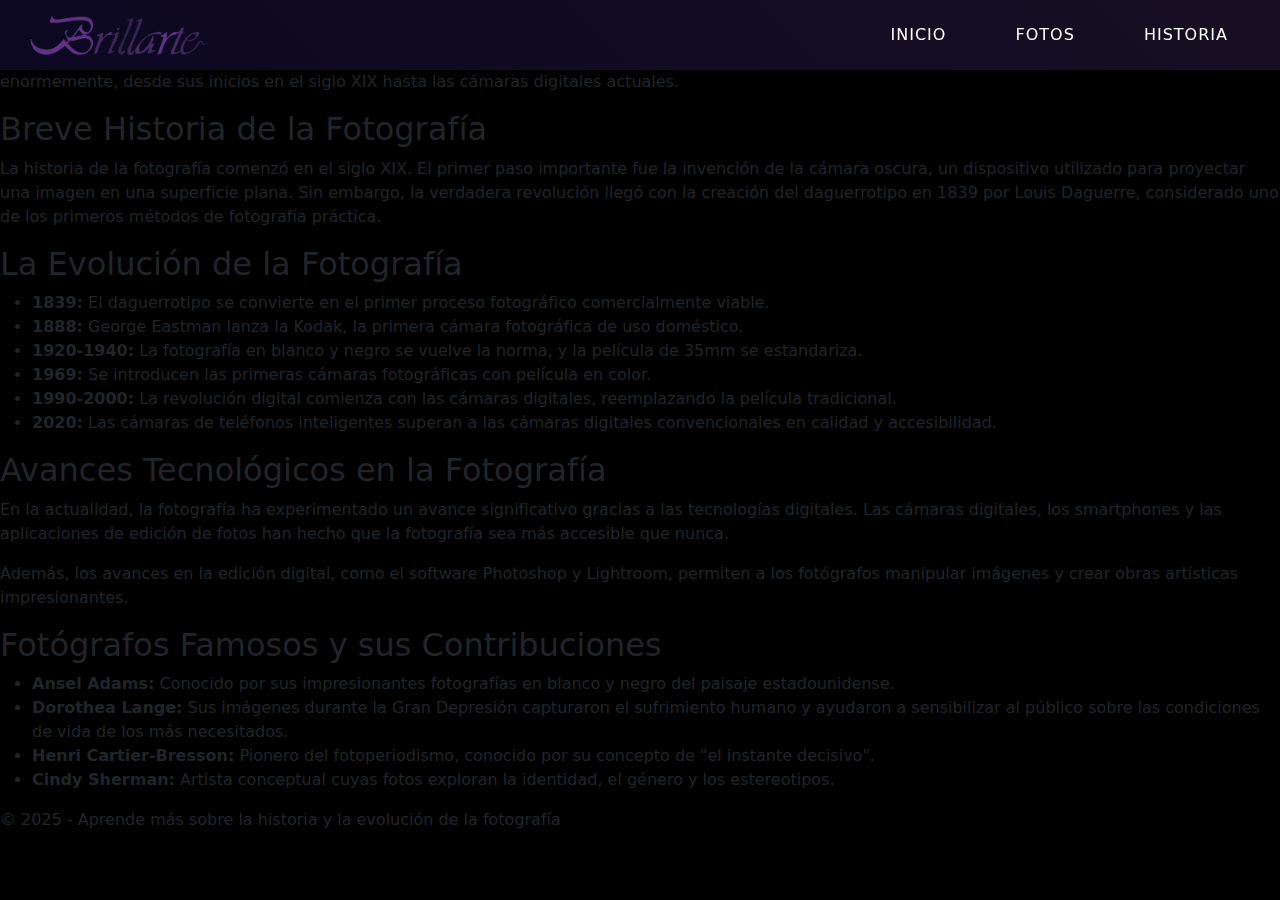
<file: indexcuatro.html>
<!DOCTYPE html>
<html lang="es">
<head>
    <meta charset="UTF-8">
    <meta name="viewport" content="width=device-width, initial-scale=1.0">
    <link rel="stylesheet" href="styles/bootstrap.min.css">
    <link rel="stylesheet" href="styles/estilos.css">
    <link href="https://fonts.googleapis.com/css2?family=Montserrat:wght@400;600;700&display=swap" rel="stylesheet">
    <link href="https://fonts.googleapis.com/css2?family=Triodion&display=swap" rel="stylesheet">
    <link href="https://fonts.googleapis.com/css2?family=Russo+One&display=swap" rel="stylesheet">
    <title>PRODUCTO FINAL</title>
</head>
<body>
    <div class="container-fluid">
        <div class="row">
            <div class="col-12 col-xl-12 col-xxl-12 col-md-12 col-lg-12 col-sm-12">
              <nav class="navbar-container">
                <div class="logo">
                  <a href="#"><img src="imagenes/brillarte.png" alt="" style="width: 20vh;"></a>
                </div>
                <div class="navbar-links">
                  <a href="index.html">Inicio</a>
                  <a href="#fotos">Fotos</a>
                  <a href="#historia">Historia</a>  
              </nav>
            </div>
        </div>
      </div>
      <section class="intro">
        <h2>¿Qué es la Fotografía?</h2>
        <p>
          La fotografía es el arte y la técnica de crear imágenes duraderas mediante la captura de luz en una superficie sensible. A lo largo de los años, ha evolucionado enormemente, desde sus inicios en el siglo XIX hasta las cámaras digitales actuales.
        </p>
      </section>
    
      <section class="history">
        <h2 id="historia">Breve Historia de la Fotografía</h2>
        <p>
          La historia de la fotografía comenzó en el siglo XIX. El primer paso importante fue la invención de la cámara oscura, un dispositivo utilizado para proyectar una imagen en una superficie plana. Sin embargo, la verdadera revolución llegó con la creación del daguerrotipo en 1839 por Louis Daguerre, considerado uno de los primeros métodos de fotografía práctica.
        </p>
      </section>
    
      <section class="evolution">
        <h2>La Evolución de la Fotografía</h2>
        <ul>
          <li><strong>1839:</strong> El daguerrotipo se convierte en el primer proceso fotográfico comercialmente viable.</li>
          <li><strong>1888:</strong> George Eastman lanza la Kodak, la primera cámara fotográfica de uso doméstico.</li>
          <li><strong>1920-1940:</strong> La fotografía en blanco y negro se vuelve la norma, y la película de 35mm se estandariza.</li>
          <li><strong>1969:</strong> Se introducen las primeras cámaras fotográficas con película en color.</li>
          <li><strong>1990-2000:</strong> La revolución digital comienza con las cámaras digitales, reemplazando la película tradicional.</li>
          <li><strong>2020:</strong> Las cámaras de teléfonos inteligentes superan a las cámaras digitales convencionales en calidad y accesibilidad.</li>
        </ul>
      </section>
    
      <section class="technological-advances">
        <h2>Avances Tecnológicos en la Fotografía</h2>
        <p>
          En la actualidad, la fotografía ha experimentado un avance significativo gracias a las tecnologías digitales. Las cámaras digitales, los smartphones y las aplicaciones de edición de fotos han hecho que la fotografía sea más accesible que nunca.
        </p>
        <p>
          Además, los avances en la edición digital, como el software Photoshop y Lightroom, permiten a los fotógrafos manipular imágenes y crear obras artísticas impresionantes.
        </p>
      </section>
    
      <section class="famous-photographers">
        <h2>Fotógrafos Famosos y sus Contribuciones</h2>
        <ul>
          <li><strong>Ansel Adams:</strong> Conocido por sus impresionantes fotografías en blanco y negro del paisaje estadounidense.</li>
          <li><strong>Dorothea Lange:</strong> Sus imágenes durante la Gran Depresión capturaron el sufrimiento humano y ayudaron a sensibilizar al público sobre las condiciones de vida de los más necesitados.</li>
          <li><strong>Henri Cartier-Bresson:</strong> Pionero del fotoperiodismo, conocido por su concepto de "el instante decisivo".</li>
          <li><strong>Cindy Sherman:</strong> Artista conceptual cuyas fotos exploran la identidad, el género y los estereotipos.</li>
        </ul>
      </section>
    
      <footer>
        <p>© 2025 - Aprende más sobre la historia y la evolución de la fotografía</p>
      </footer>
    <script src="javascript/bootstrap.min.js"></script>
    <script src="javascript/javascript.js"></script>
</body>
</html>
</file>
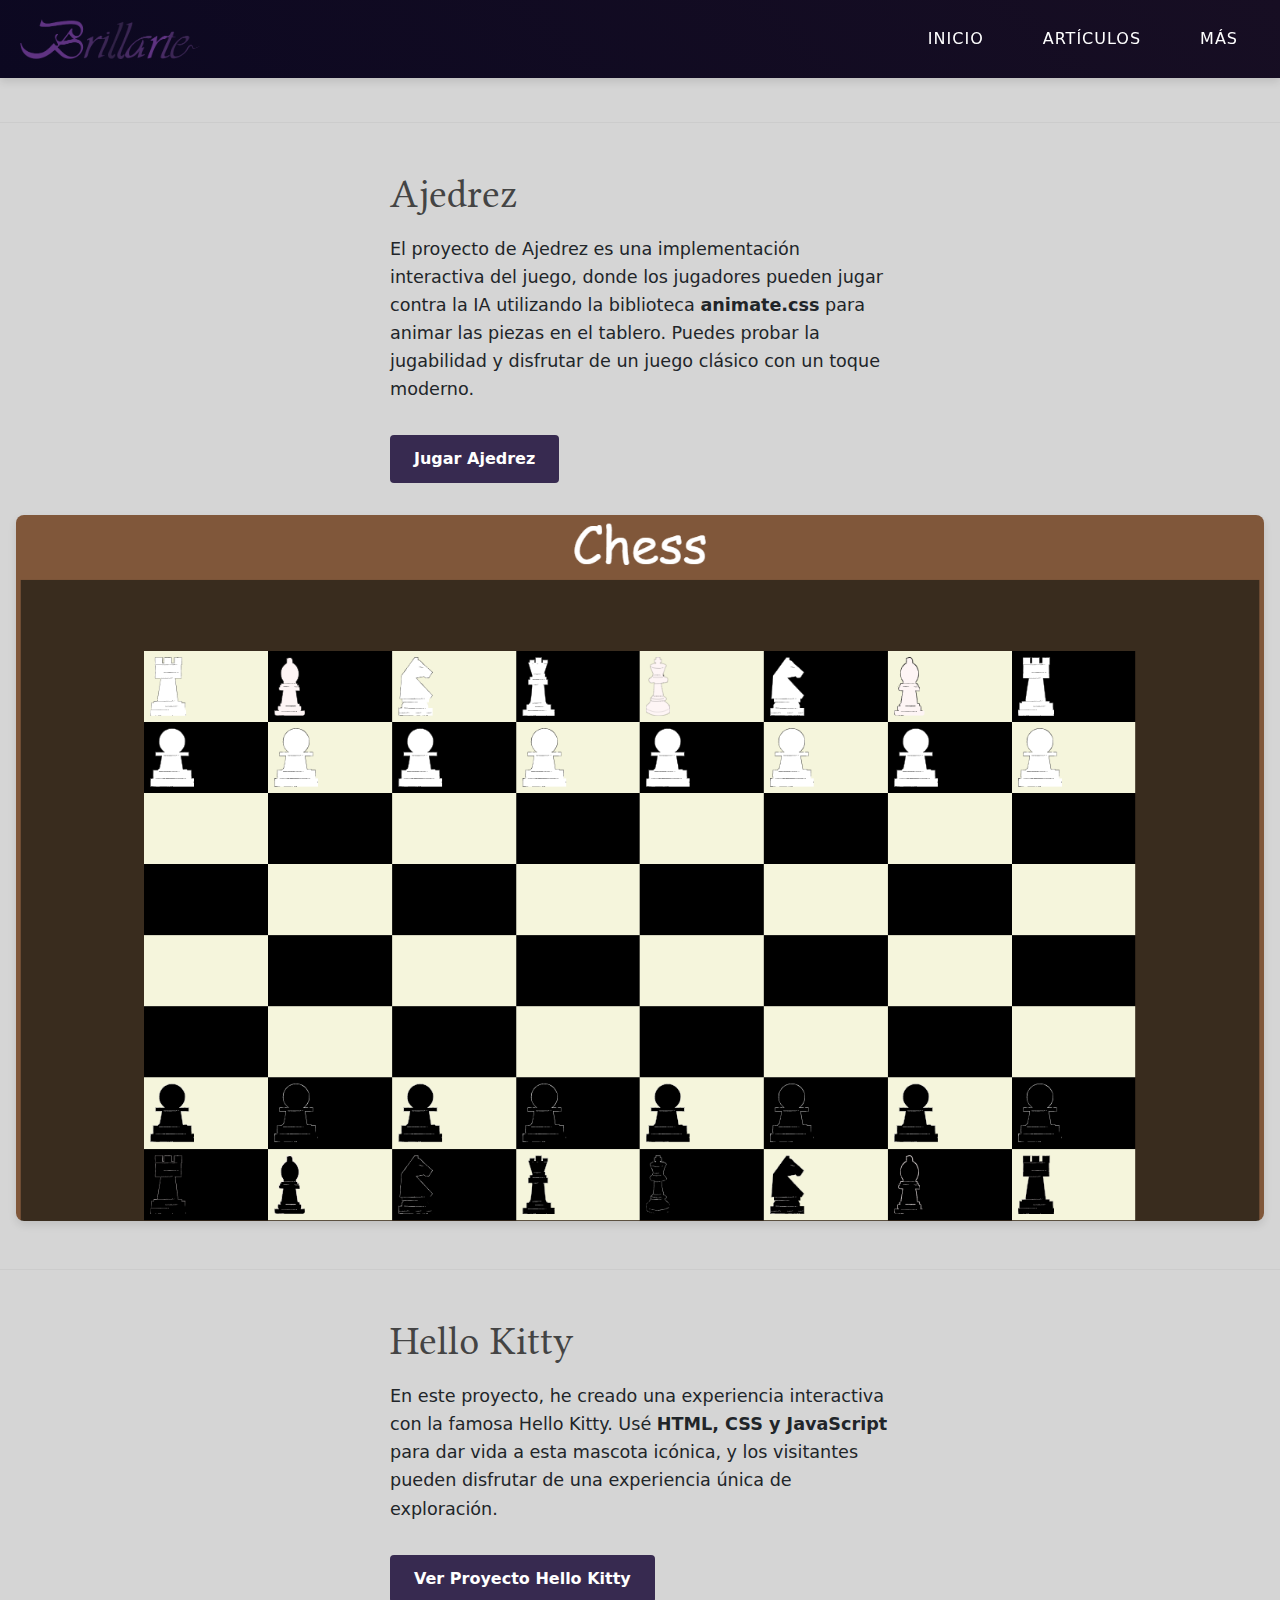
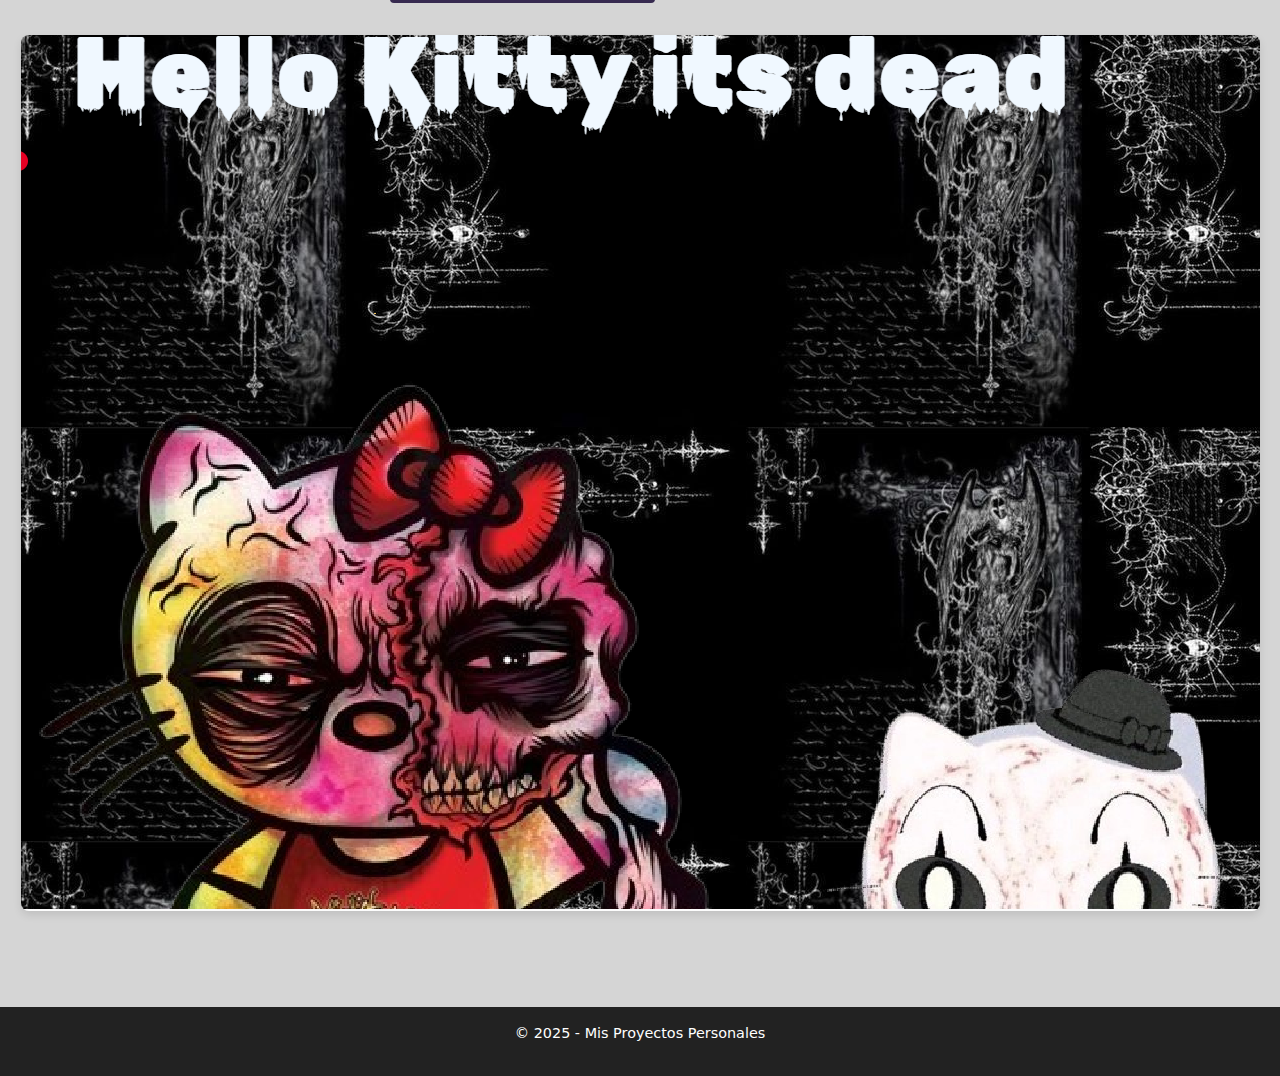
<file: indexdos.html>
<!DOCTYPE html>
<html lang="es">
<head>
    <meta charset="UTF-8">
    <meta name="viewport" content="width=device-width, initial-scale=1.0">
    <link rel="stylesheet" href="styles/bootstrap.min.css">
    <link rel="stylesheet" href="styles/estilosDos.css">
    <link href="https://fonts.googleapis.com/css2?family=Montserrat:wght@400;600;700&display=swap" rel="stylesheet">
    <link href="https://fonts.googleapis.com/css2?family=Triodion&display=swap" rel="stylesheet">
    <link href="https://fonts.googleapis.com/css2?family=Russo+One&display=swap" rel="stylesheet">
    <title>PRODUCTO FINAL</title>
</head>
<body>
    <div class="container-fluid">
        <div class="row">
            <div class="col-12 col-xl-12 col-xxl-12 col-md-12 col-lg-12 col-sm-12">
              <nav class="navbar-container">
                <div class="logo">
                  <a href="#"><img src="imagenes/brillarte.png" alt="" style="width: 20vh;"></a>
                </div>
                <div class="navbar-links">
                  <a href="index.html">Inicio</a>
                  <a href="#articulos">Artículos</a>
                  <a href="#mas">Más</a>  
              </nav>
            </div>
        </div>
      </div>
      <div class="row">
        <div class="col-12">
          <h1 id="articulos">Artículos</h1>
        </div>
      </div>
      <section class="project" id="ajedrez">
        <div class="project-content">
          <h2>Ajedrez</h2>
          <p>
            El proyecto de Ajedrez es una implementación interactiva del juego, donde los jugadores pueden jugar contra la IA utilizando la biblioteca <strong>animate.css</strong> para animar las piezas en el tablero. Puedes probar la jugabilidad y disfrutar de un juego clásico con un toque moderno.
          </p>
          <a href="https://brimi29.github.io/ajedrez/" target="_blank" class="project-link">Jugar Ajedrez</a>
        </div>
        <div class="project-image">
          <img src="imagenes/ajedrez.png" alt="Ajedrez" />
        </div>
      </section>
    
      <section class="project" id="hello-kitty">
        <div class="project-content">
          <h2>Hello Kitty</h2>
          <p>
            En este proyecto, he creado una experiencia interactiva con la famosa Hello Kitty. Usé <strong>HTML, CSS y JavaScript</strong> para dar vida a esta mascota icónica, y los visitantes pueden disfrutar de una experiencia única de exploración.
          </p>
          <a href="https://brimi29.github.io/hello-kitty/" target="_blank" class="project-link">Ver Proyecto Hello Kitty</a>
        </div>
        <div class="project-image">
          <img src="imagenes/hello.png" alt="Hello Kitty" />
        </div>
      </section>
      <footer>
        <p>© 2025 - Mis Proyectos Personales</p>
      </footer>
    
    <script src="javascript/bootstrap.min.js"></script>
    <script src="javascript/javascript.js"></script>
</body>
</html>
</file>
<file: styles/estilos.css>
*{box-sizing: border-box;}

:root{
   background-color: black;
}
body{
    background-color: black;
 }
/* Barra de navegación fija en la parte superior */
.navbar-container {
    display: flex;
    justify-content: space-between;
    align-items: center;
    position: fixed;
    top: 0;
    left: 0;
    right: 0;
    background:linear-gradient(45deg,#0c0821, #170e23) ;
    padding: 15px 30px;
    z-index: 1000;
    box-shadow: 0 4px 8px rgba(0, 0, 0, 0.1);
  } 
  /* Estilos de los enlaces */
  .navbar-links a {
    color: #fff;
    text-decoration: none;
    margin-left: 20px;
    font-size: 16px;
    padding: 10px 20px; /* Espacio dentro del enlace */
    position: relative;
    transition: all 0.3s ease;
    border-radius: 10px; /* Inicia con bordes ligeramente redondeados */
    background-color: transparent; /* Fondo transparente */
    text-transform: uppercase;
    font-weight: 500;
    letter-spacing: 1px;
    border: 2px solid transparent; /* Para mantener espacio alrededor del texto */
  }
  
  /* Efecto de hover para los enlaces - Redondeo progresivo */
  .navbar-links a:hover {
    color: #fff;
    background-color: #272031; /* Fondo de color al hacer hover */
    box-shadow: 0 4px 12px rgba(0, 0, 0, 0.2); /* Sombra sutil */
    transform: translateY(-2px); /* Efecto de elevación */
    border-radius: 50px; /* Bordes redondeados al hacer hover */
    border-color: #272031; /* Borde del mismo color al hacer hover */
  }
.cajaAside {
    height: 850px;
    background-color: rgb(0, 0, 0);
}
.cajaAsideUno{
    height: 1055px;
}
h1{
    font-family: "Russo One", serif;
    font-weight: 400; /* Negrita */
    font-style: normal;
    font-size: 40px;
    text-align: center;
    color: #fff;
    }
.russo-one-regular {
        font-family: "Russo One", serif;
        font-weight: 400;
        font-style: normal;
}
.triodion-regular {
    font-family: "Triodion", serif;
    font-weight: 400;
    font-style: normal;
  }
.cajaTexto h2{
    font-family: "Russo One", serif;
    font-weight: 100; /* Negrita */
    font-size: 30px;
    text-align: center;
    color: white;

    }
 .cajaTexto p{ 
    font-family: "Triodion", serif;
    font-weight: 400;
    font-size: 30px;
    text-align: center;
    color: white;
}
.cajaImagen{ 
    margin: 150px auto;
    width: 70%;
}
.imege{ 
    max-width: 350px;
    float: left;
    border-radius: 10px;
    margin-right: 15px;
}
</file>
<file: styles/estilosDos.css>
*{box-sizing: border-box;}

:root{
   background-color: rgb(213, 213, 213);
}
body{
    background-color: rgb(213, 213, 213);
 }

 .navbar-container {
  display: flex;
  justify-content: space-between;
  align-items: center;
  position: fixed;
  width: 100%;
  top: 0;
  left: 0;
  background: linear-gradient(45deg, #0c0821, #170e23);
  padding: 15px 20px;
  z-index: 1000;
  box-shadow: 0 4px 8px rgba(0, 0, 0, 0.1);
}

.logo img {
  max-height: 60px;
}

.navbar-links {
  display: flex;
  gap: 15px;
}

.navbar-links a {
  color: #fff;
  text-decoration: none;
  font-size: 16px;
  padding: 10px 20px;
  border-radius: 10px;
  transition: all 0.3s ease;
  text-transform: uppercase;
  font-weight: 500;
  letter-spacing: 1px;
  background-color: transparent;
  border: 2px solid transparent;
}

.navbar-links a:hover {
  background-color: #272031;
  border-color: #272031;
  box-shadow: 0 4px 12px rgba(0, 0, 0, 0.2);
  transform: translateY(-2px);
  border-radius: 50px;
}

.menu-toggle {
  display: none;
  font-size: 30px;
  background: none;
  color: white;
  border: none;
  cursor: pointer;
}
/* Encabezado principal */
h1 {
    text-align: center;
    font-size: 3rem;
    margin: 2rem 0;
    font-family: 'Russo One', sans-serif;
    color: #222;
}

/* Sección de proyectos */
.project {
    display: flex;
    flex-wrap: wrap;
    align-items: center;
    justify-content: center;
    padding: 3rem 1rem;
    gap: 2rem;
    border-top: 1px solid #ccc;
}

.project:nth-child(even) {
    flex-direction: row-reverse;
}

.project-content {
    flex: 1;
    max-width: 500px;
}

.project-content h2 {
    font-family: 'Triodion', cursive;
    font-size: 2.5rem;
    margin-bottom: 1rem;
    color: #444;
}

.project-content p {
    font-size: 1.1rem;
    line-height: 1.6;
}

.project-link {
    display: inline-block;
    margin-top: 1rem;
    padding: 0.75rem 1.5rem;
    background-color: #372a50;
    color: white;
    text-decoration: none;
    font-weight: bold;
    border-radius: 4px;
    transition: background-color 0.3s ease;
}

.project-link:hover {
    background-color: #372a50;
}

/* Imágenes */
.project-image img {
    max-width: 100%;
    height: auto;
    border-radius: 8px;
    box-shadow: 0 4px 8px rgba(0,0,0,0.1);
}

/* Footer */
footer {
    background-color: #222;
    color: #fff;
    text-align: center;
    padding: 1rem;
    margin-top: 3rem;
    font-size: 0.9rem;
}
</file>
